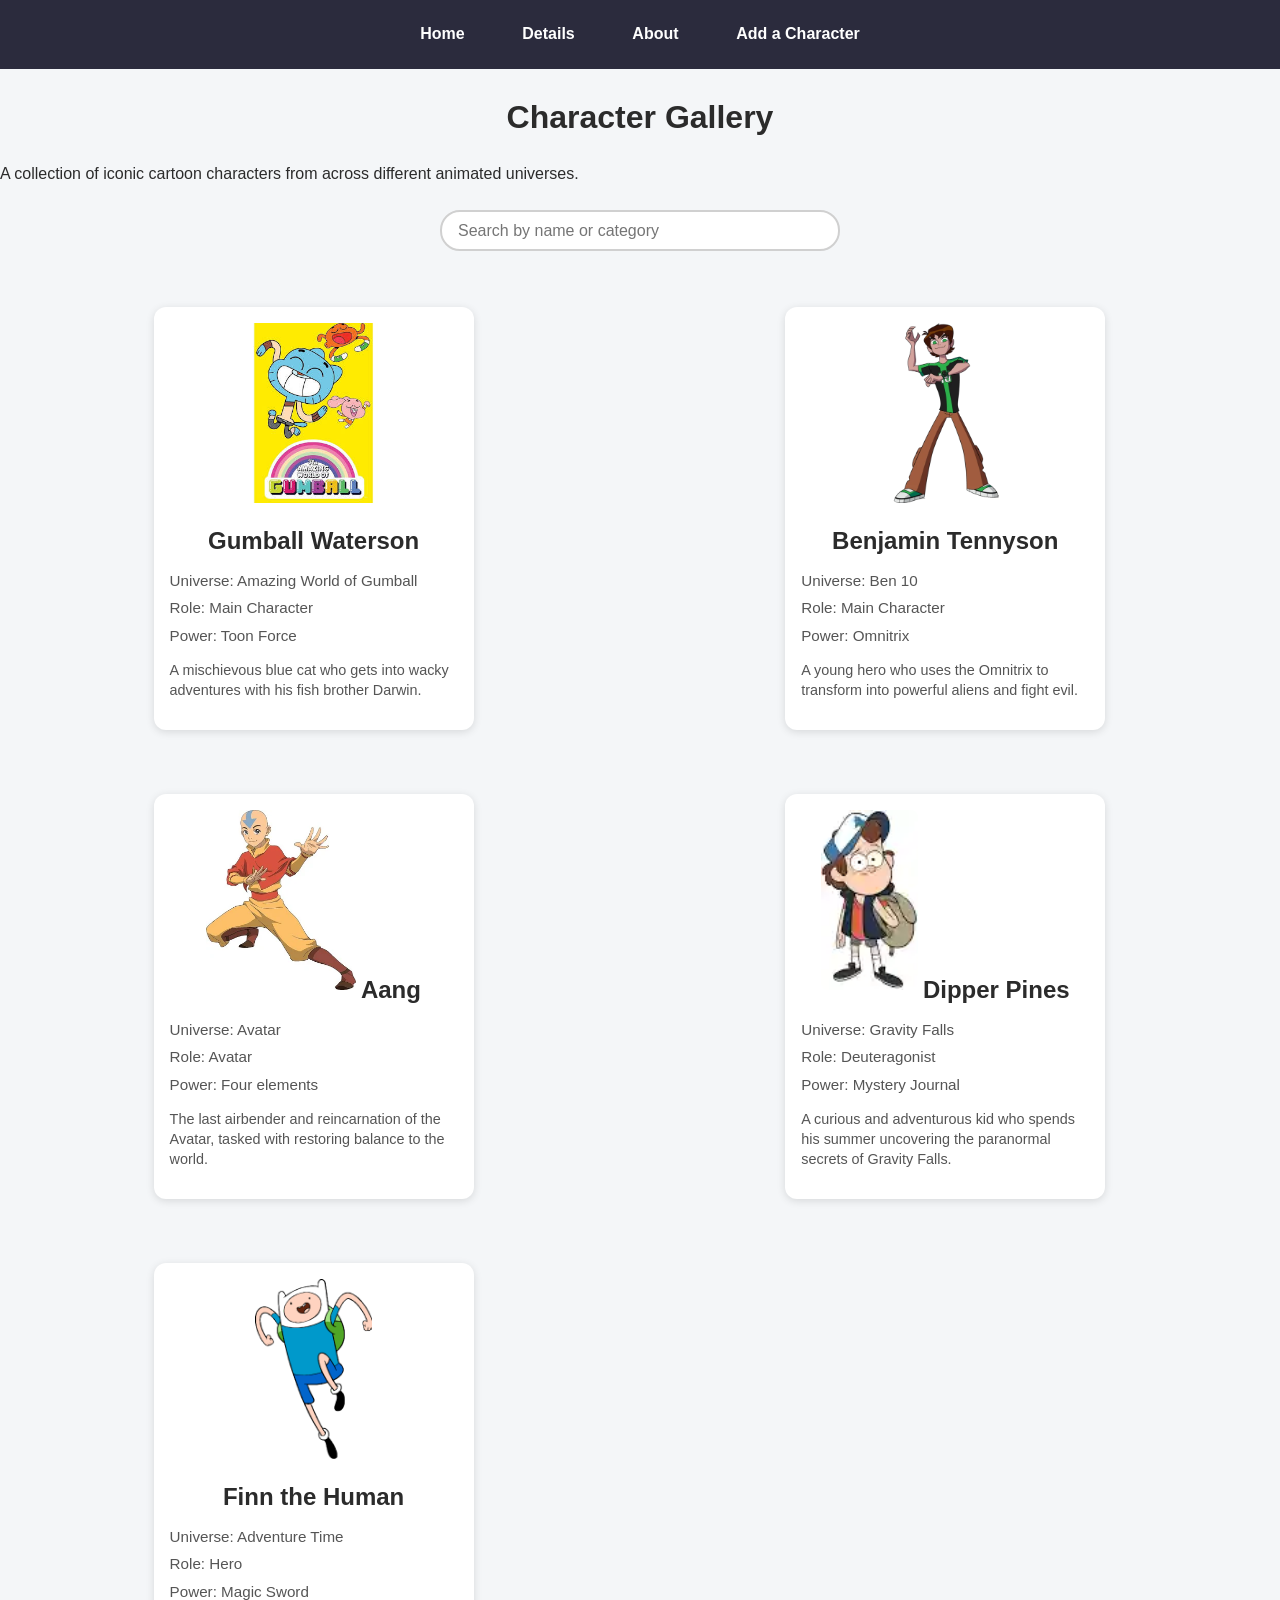
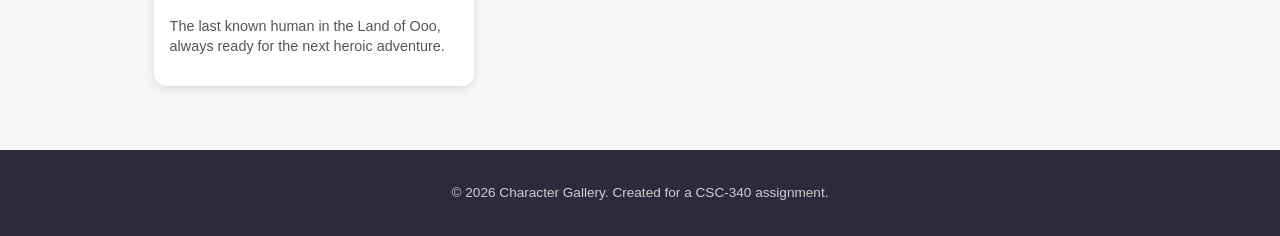
<file: index.html>
<!DOCTYPE html>
<html>
<head>
  <title>Character Gallery</title>
  <link rel="stylesheet" href="style.css">
</head>
<body>
    <nav>
        <a href="index.html">Home</a>
        <a href="details.html">Details</a>
        <a href="about.html">About</a>
        <a href="new-character-form.html">Add a Character</a>
    </nav>
    <h1>Character Gallery</h1>
    <p>A collection of iconic cartoon characters from across different animated universes.</p>
    <input type="text" placeholder="Search by name or category">
    <a href="details.html">
        <div class="card">
            <img src="gumball-details.png" alt="Gumball Waterson">
            <h2>Gumball Waterson</h2>
            <ul>
                <li>Universe: Amazing World of Gumball</li>
                <li>Role: Main Character</li>
                <li>Power: Toon Force</li>
            </ul>
            <p class="card-desc">A mischievous blue cat who gets into wacky adventures with his fish brother Darwin.</p>
        </div>
    </a>
    <a href="details.html">
        <div class="card">
            <img src="ben-tennyson.webp" alt="Benjamin Tennyson">
            <h2>Benjamin Tennyson</h2>
            <ul>
                <li>Universe: Ben 10</li>
                <li>Role: Main Character</li>
                <li>Power: Omnitrix</li>
            </ul>
            <p class="card-desc">A young hero who uses the Omnitrix to transform into powerful aliens and fight evil.</p>
        </div>
    </a>
    <a href="details.html">
        <div class="card">
            <img src="aang.png" alt="Aang">
            <h2>Aang</h2>
            <ul>
                <li>Universe: Avatar</li>
                <li>Role: Avatar</li>
                <li>Power: Four elements</li>
            </ul>
            <p class="card-desc">The last airbender and reincarnation of the Avatar, tasked with restoring balance to the world.</p>
        </div>
    </a>
    <a href="details.html">
        <div class="card">
            <img src="dipper.png" alt="Dipper Pines">
            <h2>Dipper Pines</h2>
            <ul>
                <li>Universe: Gravity Falls</li>
                <li>Role: Deuteragonist</li>
                <li>Power: Mystery Journal</li>
            </ul>
            <p class="card-desc">A curious and adventurous kid who spends his summer uncovering the paranormal secrets of Gravity Falls.</p>
        </div>
    </a>
    <a href="details.html">
        <div class="card">
            <img src="finn.png" alt="Finn the Human">
            <h2>Finn the Human</h2>
            <ul>
                <li>Universe: Adventure Time</li>
                <li>Role: Hero</li>
                <li>Power: Magic Sword</li>
            </ul>
            <p class="card-desc">The last known human in the Land of Ooo, always ready for the next heroic adventure.</p>
        </div>
    </a>

    <footer>
        <p>&copy; 2026 Character Gallery. Created for a CSC-340 assignment.</p>
    </footer>
</body>
</html>
</file>
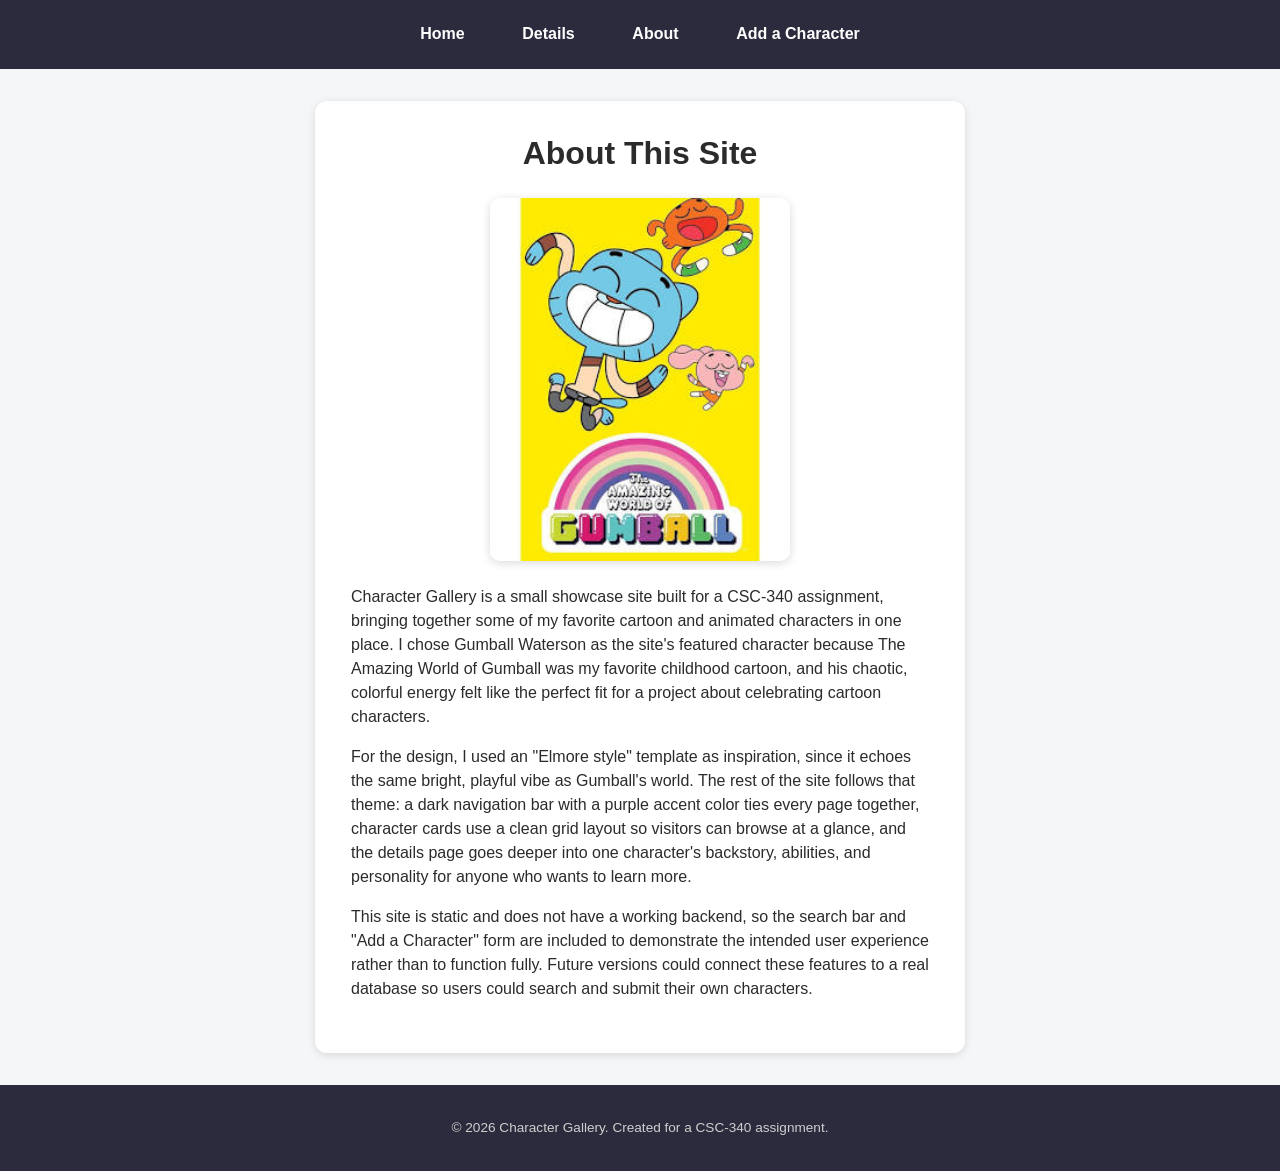
<file: about.html>
<!DOCTYPE html>
<html>
<head>
  <title>About</title>
  <link rel="stylesheet" href="style.css">
</head>
<body>
    <nav>
        <a href="index.html">Home</a>
        <a href="details.html">Details</a>
        <a href="about.html">About</a>
        <a href="new-character-form.html">Add a Character</a>
    </nav>

    <div class="page-content">
        <h1>About This Site</h1>
        <img src="gumball-details.png" alt="Gumball Waterson">

        <p>Character Gallery is a small showcase site built for a CSC-340 assignment, bringing together some of my favorite cartoon and animated characters in one place. I chose Gumball Waterson as the site's featured character because The Amazing World of Gumball was my favorite childhood cartoon, and his chaotic, colorful energy felt like the perfect fit for a project about celebrating cartoon characters.</p>

        <p>For the design, I used an "Elmore style" template as inspiration, since it echoes the same bright, playful vibe as Gumball's world. The rest of the site follows that theme: a dark navigation bar with a purple accent color ties every page together, character cards use a clean grid layout so visitors can browse at a glance, and the details page goes deeper into one character's backstory, abilities, and personality for anyone who wants to learn more.</p>

        <p>This site is static and does not have a working backend, so the search bar and "Add a Character" form are included to demonstrate the intended user experience rather than to function fully. Future versions could connect these features to a real database so users could search and submit their own characters.</p>
    </div>

    <footer>
        <p>&copy; 2026 Character Gallery. Created for a CSC-340 assignment.</p>
    </footer>
</body>
</html>
</file>
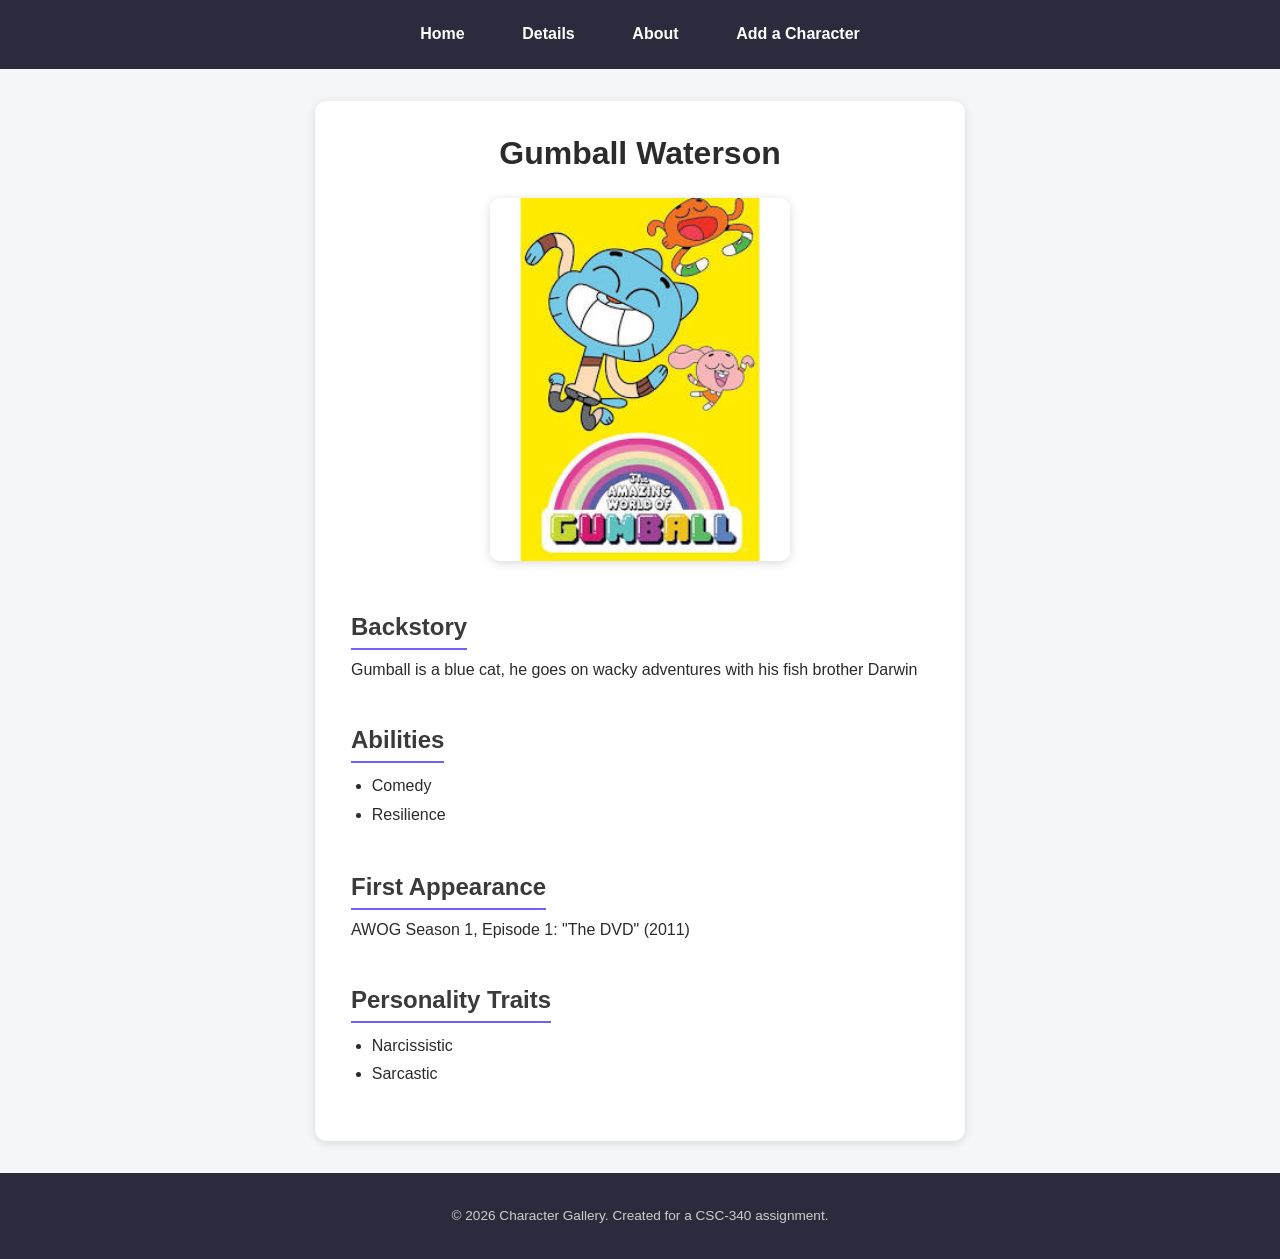
<file: details.html>
<!DOCTYPE html>
<html>
<head>
  <title>Character Details</title>
  <link rel="stylesheet" href="style.css">
</head>
<body>
    <nav>
        <a href="index.html">Home</a>
        <a href="details.html">Details</a>
        <a href="about.html">About</a>
        <a href="new-character-form.html">Add a Character</a>
    </nav>

    <div class="page-content">
        <h1>Gumball Waterson</h1>
        <img src="gumball-details.png" alt="Gumball Waterson">

        <h2>Backstory</h2>
        <p>Gumball is a blue cat, he goes on wacky adventures with his fish brother Darwin</p>

        <h2>Abilities</h2>
        <ul>
            <li>Comedy</li>
            <li>Resilience</li>
        </ul>

        <h2>First Appearance</h2>
        <p>AWOG Season 1, Episode 1: "The DVD" (2011)</p>

        <h2>Personality Traits</h2>
        <ul>
            <li>Narcissistic</li>
            <li>Sarcastic</li>
        </ul>
    </div>

    <footer>
        <p>&copy; 2026 Character Gallery. Created for a CSC-340 assignment.</p>
    </footer>
</body>
</html>
</file>
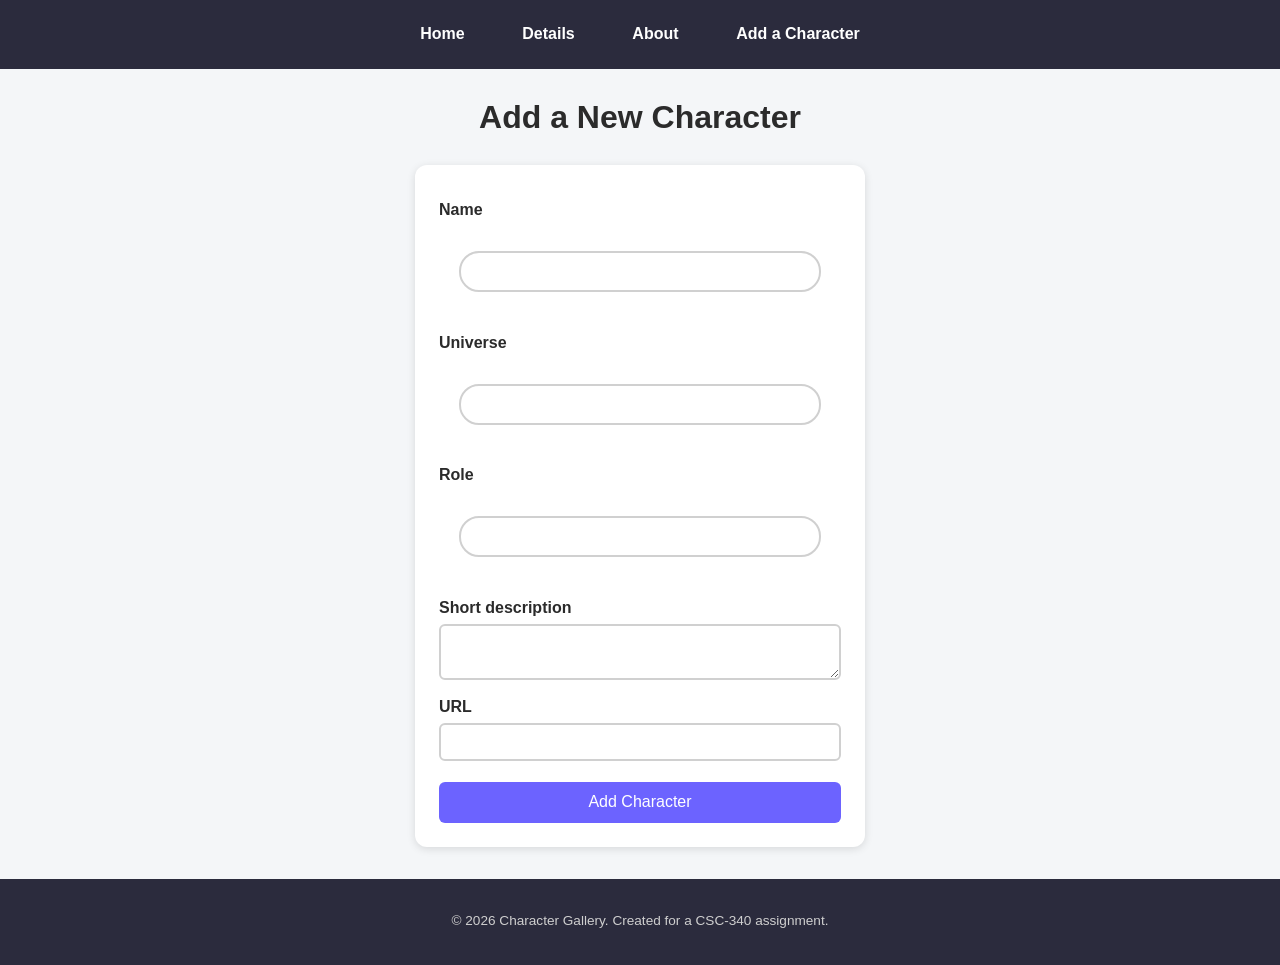
<file: new-character-form.html>
<!DOCTYPE html>
<html>
<head>
  <title>Add a Character</title>
  <link rel="stylesheet" href="style.css">
</head>
<body>
    <nav>
        <a href="index.html">Home</a>
        <a href="details.html">Details</a>
        <a href="about.html">About</a>
        <a href="new-character-form.html">Add a Character</a>
    </nav>

    <h1>Add a New Character</h1>
    <form>
        <label>Name</label>
        <input type="text" name="name">
        <label>Universe</label>
        <input type="text" name="universe">
        <label>Role</label>
        <input type="text" name="role">
        <label>Short description</label>
        <textarea></textarea>
        <label>URL</label>
        <input type="url" name="url">
        <button type="submit">Add Character</button>
    </form>

    <footer>
        <p>&copy; 2026 Character Gallery. Created for a CSC-340 assignment.</p>
    </footer>
</body>
</html>
</file>
<file: style.css>
/* ---------- Base ---------- */
* {
    box-sizing: border-box;
}

body {
    font-family: 'Segoe UI', Verdana, Arial, sans-serif;
    background-color: #f4f6f8;
    color: #2b2b2b;
    margin: 0;
    padding: 0;
    line-height: 1.5;
}

h1 {
    text-align: center;
    color: #2b2b2b;
    margin-top: 1.5rem;
}

h2 {
    color: #3a3a3a;
    border-bottom: 2px solid #6c63ff;
    display: inline-block;
    padding-bottom: 0.2rem;
}

/* ---------- Navigation ---------- */
nav {
    background-color: #2b2b3d;
    padding: 1rem;
    display: flex;
    justify-content: center;
    gap: 2rem;
}

nav a {
    color: #ffffff;
    text-decoration: none;
    font-weight: bold;
    padding: 0.4rem 0.8rem;
    border-radius: 6px;
    transition: background-color 0.2s ease;
}

nav a:hover {
    background-color: #6c63ff;
}

/* ---------- Search bar (index page) ---------- */
input[type="text"] {
    display: block;
    margin: 1.5rem auto;
    padding: 0.6rem 1rem;
    width: 90%;
    max-width: 400px;
    border: 2px solid #d0d0d0;
    border-radius: 20px;
    font-size: 1rem;
}

input[type="text"]:focus {
    outline: none;
    border-color: #6c63ff;
}

/* ---------- Character card grid (index page) ---------- */
body > a {
    text-decoration: none;
    color: inherit;
}

.card {
    background-color: #ffffff;
    border-radius: 12px;
    box-shadow: 0 2px 8px rgba(0, 0, 0, 0.12);
    padding: 1rem;
    margin: 1rem auto;
    max-width: 320px;
    text-align: center;
    transition: transform 0.15s ease, box-shadow 0.15s ease;
}

.card:hover {
    transform: translateY(-4px);
    box-shadow: 0 6px 14px rgba(0, 0, 0, 0.18);
}

.card img {
    max-width: 100%;
    height: 180px;
    object-fit: contain;
    border-radius: 8px;
    margin-bottom: 0.5rem;
}

.card h2 {
    border-bottom: none;
    margin: 0.3rem 0;
    color: #2b2b2b;
}

.card ul {
    list-style: none;
    padding: 0;
    margin: 0;
    text-align: left;
}

.card li {
    padding: 0.15rem 0;
    color: #555;
    font-size: 0.95rem;
}

/* Lay the cards out in a responsive grid instead of one long column */
body {
    display: block;
}

@media (min-width: 700px) {
    body > a {
        display: inline-block;
        vertical-align: top;
        width: 45%;
        margin: 1rem 2%;
    }
}

/* ---------- Details / About pages ---------- */
.page-content {
    max-width: 650px;
    margin: 2rem auto;
    padding: 1.75rem 2.25rem 2.25rem 2.25rem;
    background-color: #ffffff;
    border-radius: 12px;
    box-shadow: 0 2px 8px rgba(0, 0, 0, 0.12);
}

.page-content h1 {
    margin-top: 0;
    text-align: center;
}

.page-content img {
    display: block;
    margin: 0 auto 1.5rem auto;
    max-width: 300px;
    width: 100%;
    border-radius: 10px;
    box-shadow: 0 2px 10px rgba(0, 0, 0, 0.15);
}

.page-content h2 {
    margin-top: 1.5rem;
    margin-bottom: 0.5rem;
}

.page-content p {
    margin: 0 0 1rem 0;
}

.page-content ul {
    margin: 0 0 1rem 0;
    padding-left: 1.3rem;
}

.page-content li {
    padding: 0.15rem 0;
}

/* ---------- Form page ---------- */
form {
    max-width: 450px;
    margin: 1.5rem auto;
    background-color: #ffffff;
    padding: 1.5rem;
    border-radius: 12px;
    box-shadow: 0 2px 8px rgba(0, 0, 0, 0.12);
    display: flex;
    flex-direction: column;
    gap: 0.3rem;
}

form label {
    font-weight: bold;
    margin-top: 0.6rem;
}

form input, form textarea {
    padding: 0.5rem;
    border: 2px solid #d0d0d0;
    border-radius: 6px;
    font-size: 1rem;
    font-family: inherit;
}

form input:focus, form textarea:focus {
    outline: none;
    border-color: #6c63ff;
}

form button {
    margin-top: 1rem;
    padding: 0.7rem;
    background-color: #6c63ff;
    color: white;
    border: none;
    border-radius: 6px;
    font-size: 1rem;
    cursor: pointer;
    transition: background-color 0.2s ease;
}

form button:hover {
    background-color: #564fd8;
}

/* ---------- Card description text ---------- */
.card-desc {
    text-align: left;
    color: #555;
    font-size: 0.9rem;
    margin-top: 0.6rem;
    line-height: 1.4;
}

/* ---------- Footer ---------- */
footer {
    text-align: center;
    padding: 1.2rem;
    margin-top: 2rem;
    background-color: #2b2b3d;
    color: #cfcfcf;
    font-size: 0.85rem;
}
</file>
